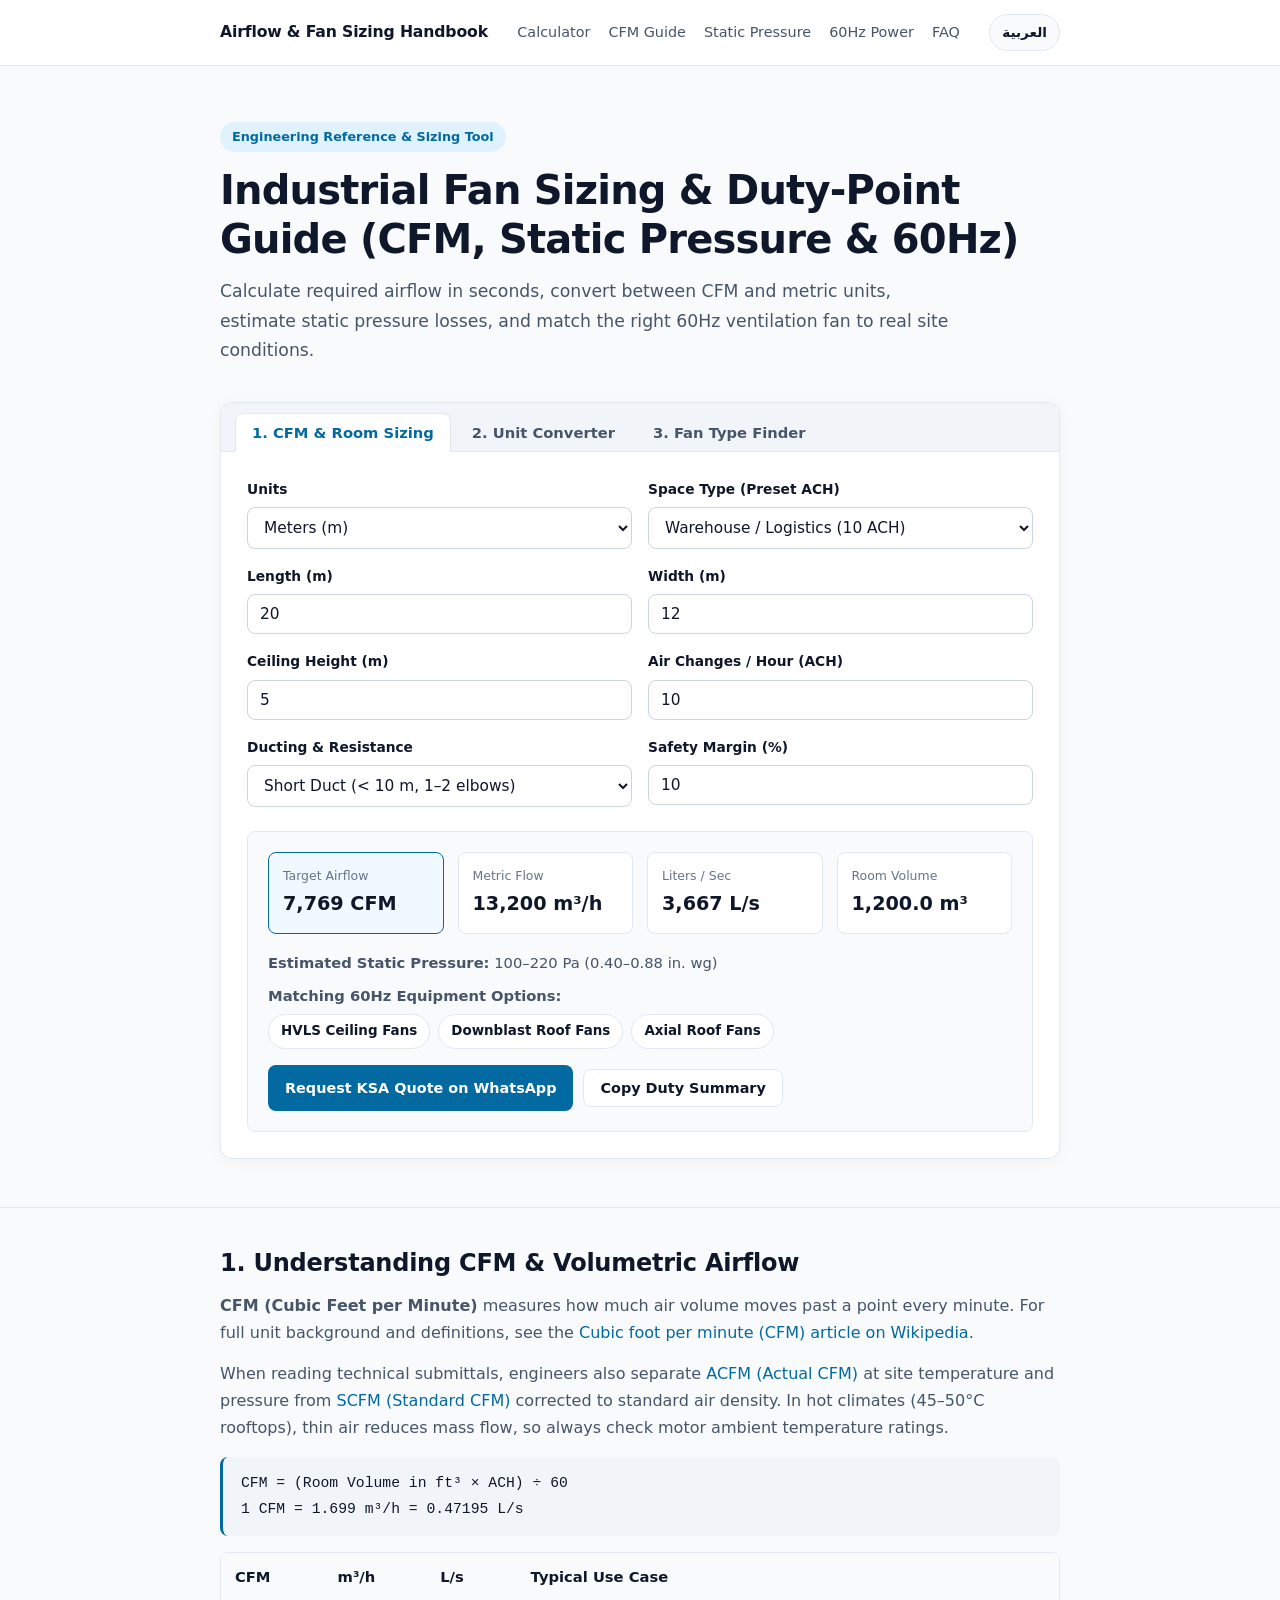
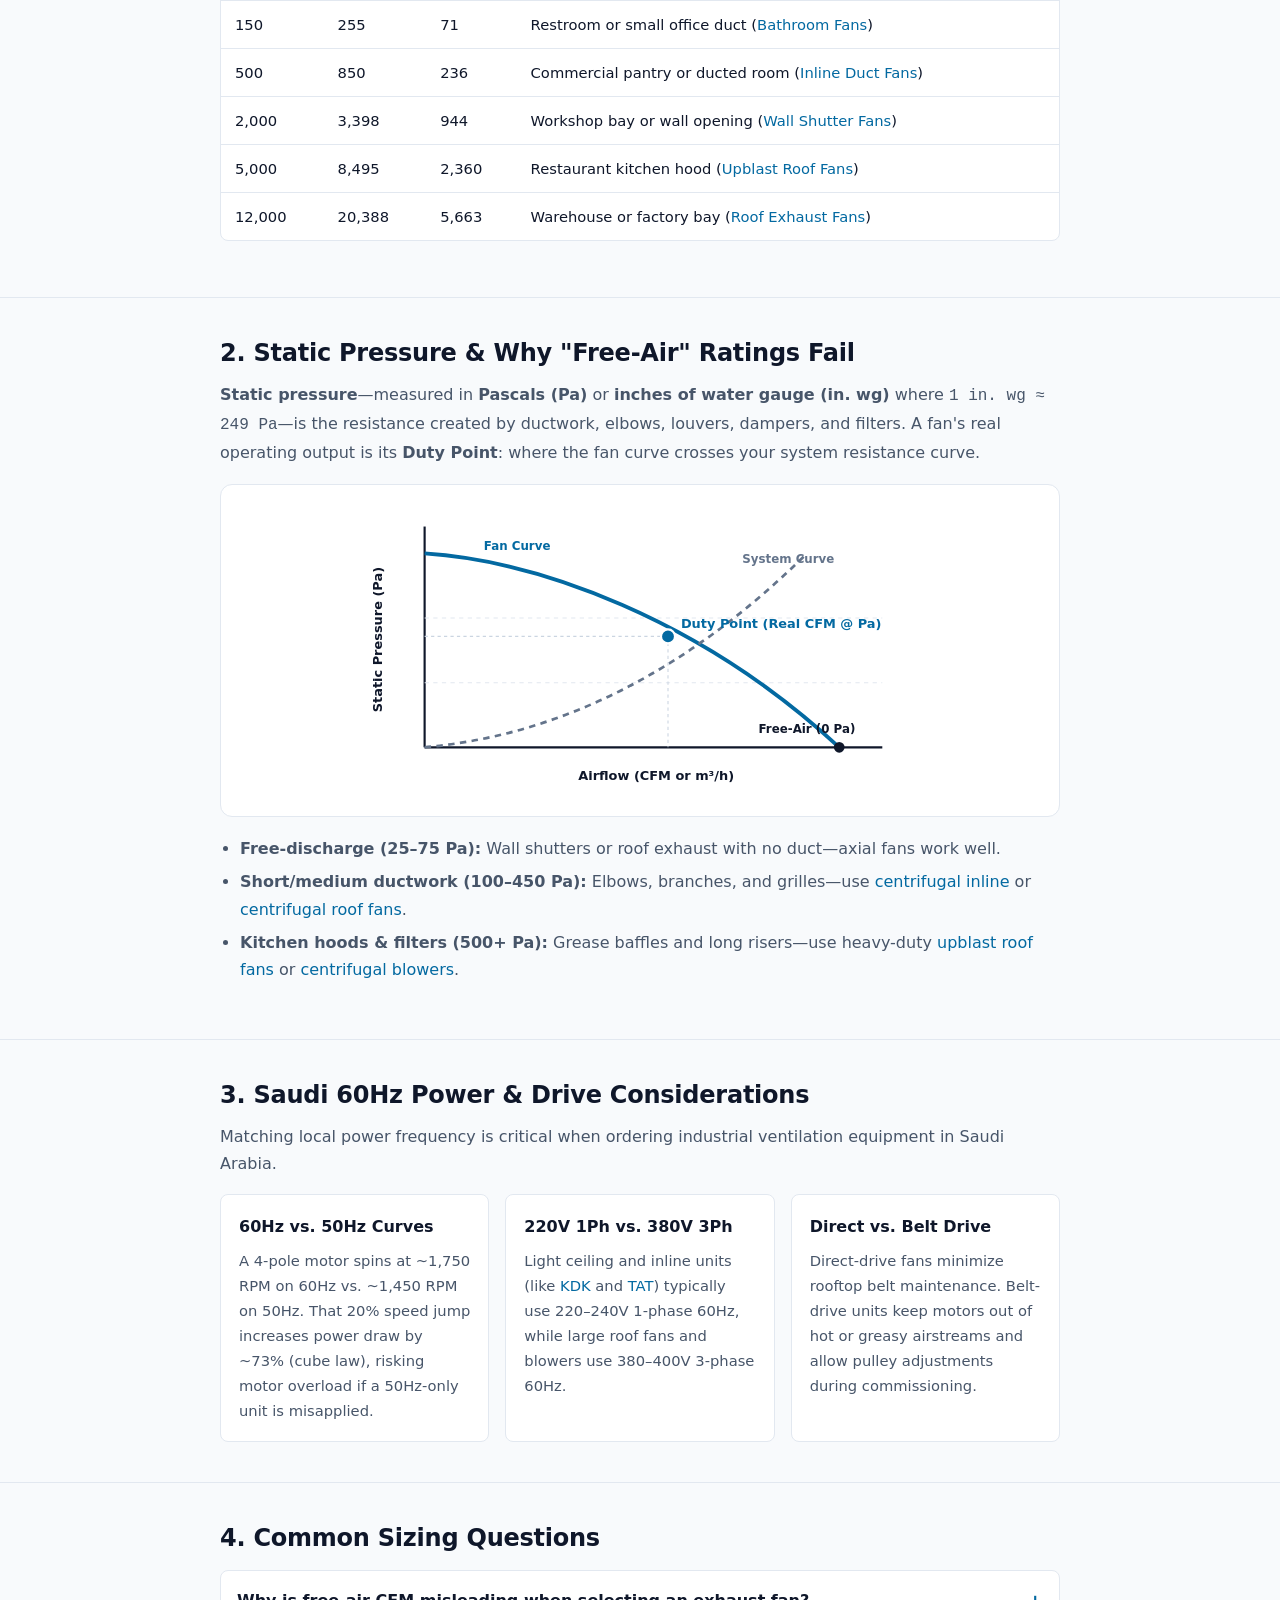
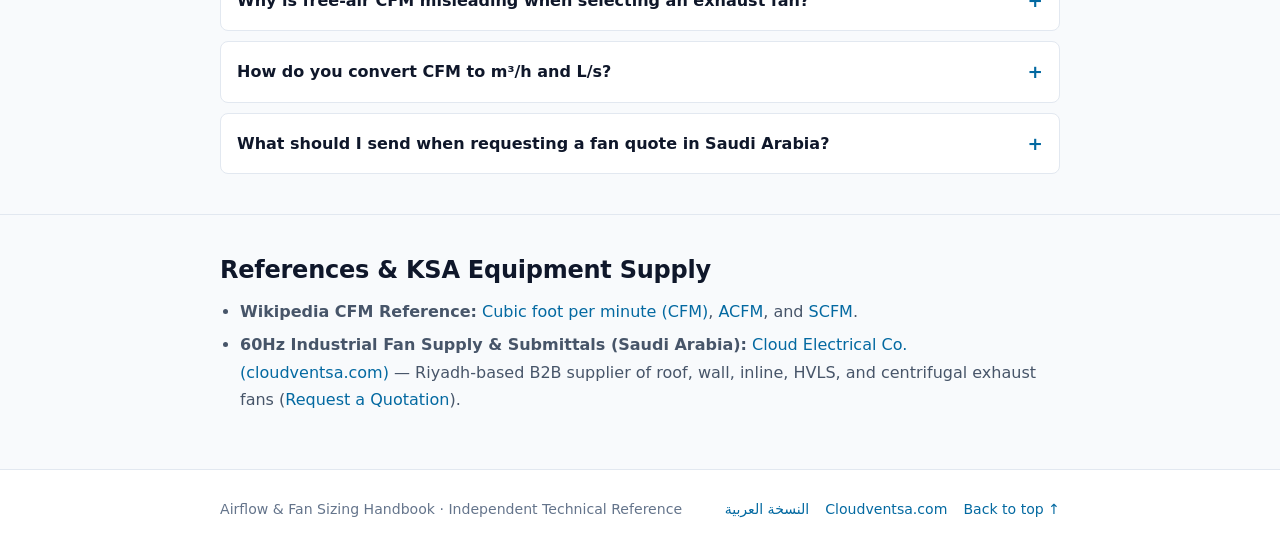
<file: index.html>
<!DOCTYPE html>
<html lang="en" dir="ltr">
<head>
  <meta charset="UTF-8">
  <meta name="viewport" content="width=device-width, initial-scale=1.0">
  <title>Industrial Fan Sizing &amp; Duty-Point Guide (CFM, Static Pressure &amp; 60Hz)</title>
  <meta name="description" content="Simple, practical CFM calculator, unit converter, and engineering guide for sizing 60Hz industrial exhaust fans by airflow and static pressure in Saudi Arabia.">
  <meta name="robots" content="index, follow">
  <meta name="google-site-verification" content="ZxyLsAgwk4iGFgnKkW-Rjhd35ODZ3bqwvv4IWLb3bSQ" />

  <link rel="canonical" href="https://syednajafabbas.github.io/industrial-fan-sizing-guide/">
  <link rel="alternate" hreflang="en" href="https://syednajafabbas.github.io/industrial-fan-sizing-guide/">
  <link rel="alternate" hreflang="ar" href="https://syednajafabbas.github.io/industrial-fan-sizing-guide/ar/">
  <link rel="alternate" hreflang="x-default" href="https://syednajafabbas.github.io/industrial-fan-sizing-guide/">

  <meta property="og:type" content="article">
  <meta property="og:title" content="Industrial Fan Sizing &amp; Duty-Point Guide (CFM, Static Pressure &amp; 60Hz)">
  <meta property="og:description" content="Calculate CFM, convert m³/h and L/s, estimate static pressure, and match 60Hz industrial fans to real site conditions.">
  <meta property="og:url" content="https://syednajafabbas.github.io/industrial-fan-sizing-guide/">
  <meta name="twitter:card" content="summary">

  <link rel="stylesheet" href="./assets/styles.css">

  <script type="application/ld+json">
  {
    "@context": "https://schema.org",
    "@graph": [
      {
        "@type": "TechArticle",
        "headline": "Industrial Fan Sizing & Duty-Point Guide (CFM, Static Pressure & 60Hz)",
        "description": "Engineering guide and interactive calculator for sizing industrial exhaust fans by airflow (CFM, m³/h, L/s), static pressure (Pa, in. wg), and 60Hz electrical supply.",
        "inLanguage": "en",
        "url": "https://syednajafabbas.github.io/industrial-fan-sizing-guide/",
        "citation": [
          "https://en.wikipedia.org/wiki/Cubic_foot",
          "https://en.wikipedia.org/wiki/Actual_cubic_feet_per_minute",
          "https://en.wikipedia.org/wiki/Standard_cubic_feet_per_minute"
        ],
        "mentions": {
          "@type": "Organization",
          "name": "Cloud Electrical Co.",
          "url": "https://www.cloudventsa.com/"
        }
      },
      {
        "@type": "FAQPage",
        "mainEntity": [
          {
            "@type": "Question",
            "name": "Why is free-air CFM misleading when selecting an exhaust fan?",
            "acceptedAnswer": {
              "@type": "Answer",
              "text": "Free-air CFM is measured at zero static pressure (0 Pa) without ducts, dampers, or filters. Real duct resistance lowers airflow, so you should always verify CFM at your project's static pressure."
            }
          },
          {
            "@type": "Question",
            "name": "How do you convert CFM to m³/h and L/s?",
            "acceptedAnswer": {
              "@type": "Answer",
              "text": "Multiply CFM by 1.699 to get m³/h, or multiply CFM by 0.47195 to get L/s. Divide m³/h by 1.699 to get CFM."
            }
          },
          {
            "@type": "Question",
            "name": "Why does 60Hz electrical frequency matter in Saudi Arabia?",
            "acceptedAnswer": {
              "@type": "Answer",
              "text": "Saudi grids run at 60Hz (220-240V 1-phase or 380-400V 3-phase). A 50Hz-only fan run at 60Hz spins ~20% faster and draws significantly more power, which can overload the motor."
            }
          }
        ]
      }
    ]
  }
  </script>
</head>
<body id="top">

  <header class="topbar">
    <div class="container topbar__inner">
      <a class="site-title" href="./">Airflow &amp; Fan Sizing Handbook</a>
      <nav class="topbar__nav" aria-label="Sections">
        <a href="#tools">Calculator</a>
        <a href="#cfm">CFM Guide</a>
        <a href="#pressure">Static Pressure</a>
        <a href="#power">60Hz Power</a>
        <a href="#faq">FAQ</a>
      </nav>
      <a class="lang-pill" href="./ar/" hreflang="ar" lang="ar">العربية</a>
    </div>
  </header>

  <main>
    <!-- Simple, Uncrowded Hero -->
    <section class="hero">
      <div class="container">
        <span class="hero__eyebrow">Engineering Reference &amp; Sizing Tool</span>
        <h1>Industrial Fan Sizing &amp; Duty-Point Guide (CFM, Static Pressure &amp; 60Hz)</h1>
        <p>
          Calculate required airflow in seconds, convert between CFM and metric units, estimate static pressure losses, and match the right 60Hz ventilation fan to real site conditions.
        </p>
      </div>
    </section>

    <!-- Single Tabbed Interactive Workspace -->
    <section class="tool-section" id="tools">
      <div class="container">
        <div class="tool-card">
          <div class="tabs" role="tablist" aria-label="Fan Sizing Tools">
            <button id="tab-sizing" class="tab-btn" role="tab" aria-selected="true" aria-controls="panel-sizing">1. CFM &amp; Room Sizing</button>
            <button id="tab-convert" class="tab-btn" role="tab" aria-selected="false" aria-controls="panel-convert">2. Unit Converter</button>
            <button id="tab-finder" class="tab-btn" role="tab" aria-selected="false" aria-controls="panel-finder">3. Fan Type Finder</button>
          </div>

          <!-- Panel 1: CFM & ACH Sizing -->
          <div id="panel-sizing" class="tab-panel" role="tabpanel" aria-labelledby="tab-sizing">
            <div class="form-grid">
              <div class="field">
                <label for="unitSystem">Units</label>
                <select id="unitSystem" class="input">
                  <option value="m" selected>Meters (m)</option>
                  <option value="ft">Feet (ft)</option>
                </select>
              </div>
              <div class="field">
                <label for="appPreset">Space Type (Preset ACH)</label>
                <select id="appPreset" class="input">
                  <option value="warehouse" selected>Warehouse / Logistics (10 ACH)</option>
                  <option value="factory">Factory / Heat Workshop (18 ACH)</option>
                  <option value="kitchen">Commercial Kitchen (30 ACH)</option>
                  <option value="washroom">Commercial Washroom (12 ACH)</option>
                  <option value="office">Office / Retail (6 ACH)</option>
                  <option value="electrical">Electrical / Mechanical Room (20 ACH)</option>
                  <option value="poultry">Poultry / Greenhouse (40 ACH)</option>
                </select>
              </div>
              <div class="field">
                <label for="roomLength">Length <span data-dim-unit>(m)</span></label>
                <input id="roomLength" type="number" class="input tabular" value="20" min="0.5" step="0.5">
              </div>
              <div class="field">
                <label for="roomWidth">Width <span data-dim-unit>(m)</span></label>
                <input id="roomWidth" type="number" class="input tabular" value="12" min="0.5" step="0.5">
              </div>
              <div class="field">
                <label for="roomHeight">Ceiling Height <span data-dim-unit>(m)</span></label>
                <input id="roomHeight" type="number" class="input tabular" value="5" min="1" step="0.5">
              </div>
              <div class="field">
                <label for="customAch">Air Changes / Hour (ACH)</label>
                <input id="customAch" type="number" class="input tabular" value="10" min="1" max="120" step="1">
              </div>
              <div class="field">
                <label for="ductType">Ducting &amp; Resistance</label>
                <select id="ductType" class="input">
                  <option value="free">Direct Wall / Roof (No Duct)</option>
                  <option value="short" selected>Short Duct (&lt; 10 m, 1–2 elbows)</option>
                  <option value="medium">Medium Duct Network + Dampers</option>
                  <option value="high">High Static (Kitchen Hood / Filters)</option>
                </select>
              </div>
              <div class="field">
                <label for="safetyMargin">Safety Margin (%)</label>
                <input id="safetyMargin" type="number" class="input tabular" value="10" min="0" max="50" step="5">
              </div>
            </div>

            <div class="result-strip" aria-live="polite">
              <div class="result-metrics">
                <div class="metric metric--primary">
                  <span class="metric__label">Target Airflow</span>
                  <span id="outCfm" class="metric__value tabular">—</span>
                </div>
                <div class="metric">
                  <span class="metric__label">Metric Flow</span>
                  <span id="outM3h" class="metric__value tabular">—</span>
                </div>
                <div class="metric">
                  <span class="metric__label">Liters / Sec</span>
                  <span id="outLs" class="metric__value tabular">—</span>
                </div>
                <div class="metric">
                  <span class="metric__label">Room Volume</span>
                  <span id="outVolume" class="metric__value tabular">—</span>
                </div>
              </div>

              <div class="result-meta">
                <div><strong>Estimated Static Pressure:</strong> <span id="outPressure" class="tabular">—</span></div>
                <div>
                  <strong>Matching 60Hz Equipment Options:</strong>
                  <div id="recLinks" class="chip-row"></div>
                </div>
              </div>

              <div class="tool-actions">
                <a id="waQuoteBtn" class="btn btn--primary" href="https://wa.me/966562598137" target="_blank" rel="noopener">Request KSA Quote on WhatsApp</a>
                <button id="copySpecBtn" type="button" class="btn btn--ghost">Copy Duty Summary</button>
                <span id="copyFeedback" class="copy-note" role="status"></span>
              </div>
            </div>
          </div>

          <!-- Panel 2: Quick Unit Converter -->
          <div id="panel-convert" class="tab-panel" role="tabpanel" aria-labelledby="tab-convert" hidden>
            <p style="margin-top:0; color:var(--ink-muted);">Type a value into any field to convert airflow or static pressure immediately.</p>
            <h3 style="margin-top:12px;">Airflow Conversion</h3>
            <div class="form-grid--3">
              <div class="field">
                <label for="convCfm">CFM (ft³/min)</label>
                <input id="convCfm" type="number" class="input tabular" value="1000" step="any">
              </div>
              <div class="field">
                <label for="convM3h">Cubic Meters / Hour (m³/h)</label>
                <input id="convM3h" type="number" class="input tabular" value="1699.0" step="any">
              </div>
              <div class="field">
                <label for="convLs">Liters / Second (L/s)</label>
                <input id="convLs" type="number" class="input tabular" value="471.9" step="any">
              </div>
            </div>

            <h3 style="margin-top:24px;">Static Pressure Conversion</h3>
            <div class="form-grid">
              <div class="field">
                <label for="convPa">Pascals (Pa)</label>
                <input id="convPa" type="number" class="input tabular" value="250" step="any">
              </div>
              <div class="field">
                <label for="convInwg">Inches Water Gauge (in. wg)</label>
                <input id="convInwg" type="number" class="input tabular" value="1.00" step="any">
              </div>
            </div>
          </div>

          <!-- Panel 3: Fan Type Finder -->
          <div id="panel-finder" class="tab-panel" role="tabpanel" aria-labelledby="tab-finder" hidden>
            <div class="form-grid">
              <div class="field field--full">
                <label for="selMount">Mounting Location</label>
                <select id="selMount" class="input">
                  <option value="roof" selected>Rooftop Curb</option>
                  <option value="wall">Exterior Wall Opening</option>
                  <option value="inline">Inside Ductwork</option>
                  <option value="ceiling">Ceiling Grid / High-Bay Overhead</option>
                  <option value="industrial">Floor / High-Static Process Duct</option>
                  <option value="portable">Mobile / Confined Space</option>
                </select>
              </div>
              <div class="field">
                <label for="selEnv">Airstream &amp; Resistance</label>
                <select id="selEnv" class="input">
                  <option value="general" selected>Clean / General Exhaust</option>
                  <option value="highstatic">Ducted / High Static Pressure</option>
                  <option value="grease">Commercial Kitchen Grease</option>
                  <option value="dust">Warehouse Heat / Dust / Poultry</option>
                  <option value="smoke">High-Temp / Smoke Extraction</option>
                </select>
              </div>
              <div class="field">
                <label for="selPower">Power Supply (KSA 60Hz)</label>
                <select id="selPower" class="input">
                  <option value="3ph" selected>380–400V, 3-Phase, 60Hz</option>
                  <option value="1ph">220–240V, 1-Phase, 60Hz</option>
                </select>
              </div>
            </div>

            <div class="result-strip" aria-live="polite">
              <strong id="selTitle" style="display:block; font-size:1.05rem; margin-bottom:6px;">—</strong>
              <p id="selDesc" style="margin:0 0 14px; color:var(--ink-muted);">—</p>
              <a id="selLink" class="btn btn--primary" href="https://www.cloudventsa.com/roof-fan" target="_blank" rel="noopener">View Suitable Models &rarr;</a>
            </div>
          </div>
        </div>
      </div>
    </section>

    <!-- Section 1: CFM & Wikipedia Reference -->
    <section class="guide-section" id="cfm">
      <div class="container">
        <h2>1. Understanding CFM &amp; Volumetric Airflow</h2>
        <p>
          <strong>CFM (Cubic Feet per Minute)</strong> measures how much air volume moves past a point every minute. For full unit background and definitions, see the
          <a href="https://en.wikipedia.org/wiki/Cubic_foot" target="_blank" rel="noopener noreferrer">Cubic foot per minute (CFM) article on Wikipedia</a>.
        </p>
        <p>
          When reading technical submittals, engineers also separate
          <a href="https://en.wikipedia.org/wiki/Actual_cubic_feet_per_minute" target="_blank" rel="noopener noreferrer">ACFM (Actual CFM)</a>
          at site temperature and pressure from
          <a href="https://en.wikipedia.org/wiki/Standard_cubic_feet_per_minute" target="_blank" rel="noopener noreferrer">SCFM (Standard CFM)</a>
          corrected to standard air density. In hot climates (45–50&deg;C rooftops), thin air reduces mass flow, so always check motor ambient temperature ratings.
        </p>

        <div class="formula-box">
          CFM = (Room Volume in ft&sup3; &times; ACH) &divide; 60<br>
          1 CFM = 1.699 m&sup3;/h = 0.47195 L/s
        </div>

        <div class="table-card">
          <table>
            <thead>
              <tr>
                <th>CFM</th>
                <th>m&sup3;/h</th>
                <th>L/s</th>
                <th>Typical Use Case</th>
              </tr>
            </thead>
            <tbody class="tabular">
              <tr>
                <td>150</td>
                <td>255</td>
                <td>71</td>
                <td>Restroom or small office duct (<a href="https://www.cloudventsa.com/bathroom-exhaust-fan" target="_blank" rel="noopener">Bathroom Fans</a>)</td>
              </tr>
              <tr>
                <td>500</td>
                <td>850</td>
                <td>236</td>
                <td>Commercial pantry or ducted room (<a href="https://www.cloudventsa.com/inline-fan" target="_blank" rel="noopener">Inline Duct Fans</a>)</td>
              </tr>
              <tr>
                <td>2,000</td>
                <td>3,398</td>
                <td>944</td>
                <td>Workshop bay or wall opening (<a href="https://www.cloudventsa.com/wall-mounted-fan" target="_blank" rel="noopener">Wall Shutter Fans</a>)</td>
              </tr>
              <tr>
                <td>5,000</td>
                <td>8,495</td>
                <td>2,360</td>
                <td>Restaurant kitchen hood (<a href="https://www.cloudventsa.com/roof-fan/upblast-roof-fan" target="_blank" rel="noopener">Upblast Roof Fans</a>)</td>
              </tr>
              <tr>
                <td>12,000</td>
                <td>20,388</td>
                <td>5,663</td>
                <td>Warehouse or factory bay (<a href="https://www.cloudventsa.com/roof-fan/downblast-roof-fan" target="_blank" rel="noopener">Roof Exhaust Fans</a>)</td>
              </tr>
            </tbody>
          </table>
        </div>
      </div>
    </section>

    <!-- Section 2: Static Pressure -->
    <section class="guide-section" id="pressure">
      <div class="container">
        <h2>2. Static Pressure &amp; Why "Free-Air" Ratings Fail</h2>
        <p>
          <strong>Static pressure</strong>—measured in <strong>Pascals (Pa)</strong> or <strong>inches of water gauge (in. wg)</strong> where <code>1 in. wg &approx; 249 Pa</code>—is the resistance created by ductwork, elbows, louvers, dampers, and filters. A fan's real operating output is its <strong>Duty Point</strong>: where the fan curve crosses your system resistance curve.
        </p>

        <div class="diagram-card">
          <svg viewBox="0 0 520 270" role="img" aria-label="Fan Performance Curve crossing System Resistance Curve at the Duty Point" style="width:100%; max-width:560px; height:auto; display:block; margin-inline:auto;">
            <rect x="0" y="0" width="520" height="270" fill="#ffffff"/>
            <line x1="60" y1="225" x2="485" y2="225" stroke="#0f172a" stroke-width="2"/>
            <line x1="60" y1="20" x2="60" y2="225" stroke="#0f172a" stroke-width="2"/>
            <line x1="60" y1="165" x2="485" y2="165" stroke="#e2e8f0" stroke-dasharray="4 4"/>
            <line x1="60" y1="105" x2="485" y2="105" stroke="#e2e8f0" stroke-dasharray="4 4"/>
            <path d="M 60 45 C 165 52, 315 105, 445 225" fill="none" stroke="#0369a1" stroke-width="3.5"/>
            <path d="M 60 225 Q 250 208, 415 45" fill="none" stroke="#64748b" stroke-width="2.5" stroke-dasharray="6 5"/>
            <line x1="286" y1="122" x2="286" y2="225" stroke="#cbd5e1" stroke-dasharray="3 3"/>
            <line x1="60" y1="122" x2="286" y2="122" stroke="#cbd5e1" stroke-dasharray="3 3"/>
            <circle cx="286" cy="122" r="6.5" fill="#0369a1" stroke="#ffffff" stroke-width="2"/>
            <circle cx="445" cy="225" r="5" fill="#0f172a"/>
            <text x="275" y="255" text-anchor="middle" font-size="12" fill="#0f172a" font-weight="600">Airflow (CFM or m&sup3;/h)</text>
            <text x="20" y="125" text-anchor="middle" font-size="12" fill="#0f172a" font-weight="600" transform="rotate(-90 20 125)">Static Pressure (Pa)</text>
            <text x="298" y="114" font-size="12" fill="#0369a1" font-weight="700">Duty Point (Real CFM @ Pa)</text>
            <text x="415" y="212" text-anchor="middle" font-size="11" fill="#0f172a" font-weight="600">Free-Air (0 Pa)</text>
            <text x="115" y="42" font-size="11" fill="#0369a1" font-weight="600">Fan Curve</text>
            <text x="355" y="54" font-size="11" fill="#64748b" font-weight="600">System Curve</text>
          </svg>
        </div>

        <ul>
          <li><strong>Free-discharge (25–75 Pa):</strong> Wall shutters or roof exhaust with no duct—axial fans work well.</li>
          <li><strong>Short/medium ductwork (100–450 Pa):</strong> Elbows, branches, and grilles—use <a href="https://www.cloudventsa.com/inline-fan" target="_blank" rel="noopener">centrifugal inline</a> or <a href="https://www.cloudventsa.com/roof-fan/centrifugal-roof-fan" target="_blank" rel="noopener">centrifugal roof fans</a>.</li>
          <li><strong>Kitchen hoods &amp; filters (500+ Pa):</strong> Grease baffles and long risers—use heavy-duty <a href="https://www.cloudventsa.com/roof-fan/upblast-roof-fan" target="_blank" rel="noopener">upblast roof fans</a> or <a href="https://www.cloudventsa.com/centrifugal-blower" target="_blank" rel="noopener">centrifugal blowers</a>.</li>
        </ul>
      </div>
    </section>

    <!-- Section 3: 60Hz Saudi Power -->
    <section class="guide-section" id="power">
      <div class="container">
        <h2>3. Saudi 60Hz Power &amp; Drive Considerations</h2>
        <p>Matching local power frequency is critical when ordering industrial ventilation equipment in Saudi Arabia.</p>

        <div class="clean-cards">
          <div class="mini-card">
            <h3>60Hz vs. 50Hz Curves</h3>
            <p>A 4-pole motor spins at ~1,750 RPM on 60Hz vs. ~1,450 RPM on 50Hz. That 20% speed jump increases power draw by ~73% (cube law), risking motor overload if a 50Hz-only unit is misapplied.</p>
          </div>
          <div class="mini-card">
            <h3>220V 1Ph vs. 380V 3Ph</h3>
            <p>Light ceiling and inline units (like <a href="https://www.cloudventsa.com/kdk-exhaust-fan" target="_blank" rel="noopener">KDK</a> and <a href="https://www.cloudventsa.com/tat-exhaust-fan" target="_blank" rel="noopener">TAT</a>) typically use 220–240V 1-phase 60Hz, while large roof fans and blowers use 380–400V 3-phase 60Hz.</p>
          </div>
          <div class="mini-card">
            <h3>Direct vs. Belt Drive</h3>
            <p>Direct-drive fans minimize rooftop belt maintenance. Belt-drive units keep motors out of hot or greasy airstreams and allow pulley adjustments during commissioning.</p>
          </div>
        </div>
      </div>
    </section>

    <!-- Section 4: Collapsed FAQ -->
    <section class="guide-section" id="faq">
      <div class="container">
        <h2>4. Common Sizing Questions</h2>
        <div class="faq-stack">
          <details class="faq">
            <summary>Why is free-air CFM misleading when selecting an exhaust fan?</summary>
            <p>Free-air CFM is measured at 0 Pa with no ducts, grilles, or filters attached. Real system resistance drops delivered airflow, so always verify CFM at your project's static pressure.</p>
          </details>
          <details class="faq">
            <summary>How do you convert CFM to m&sup3;/h and L/s?</summary>
            <p>Multiply CFM by <code>1.699</code> for m&sup3;/h, or by <code>0.47195</code> for L/s. Divide m&sup3;/h by <code>1.699</code> to convert back to CFM.</p>
          </details>
          <details class="faq">
            <summary>What should I send when requesting a fan quote in Saudi Arabia?</summary>
            <p>Share required CFM (or m&sup3;/h), static pressure (Pa or in. wg), mounting type, duct/opening dimensions, application (general air, kitchen grease, warehouse heat), voltage/phase (60Hz), and delivery city.</p>
          </details>
        </div>
      </div>
    </section>

    <!-- References -->
    <section class="guide-section" id="references">
      <div class="container">
        <h2>References &amp; KSA Equipment Supply</h2>
        <ul>
          <li><strong>Wikipedia CFM Reference:</strong> <a href="https://en.wikipedia.org/wiki/Cubic_foot" target="_blank" rel="noopener noreferrer">Cubic foot per minute (CFM)</a>, <a href="https://en.wikipedia.org/wiki/Actual_cubic_feet_per_minute" target="_blank" rel="noopener noreferrer">ACFM</a>, and <a href="https://en.wikipedia.org/wiki/Standard_cubic_feet_per_minute" target="_blank" rel="noopener noreferrer">SCFM</a>.</li>
          <li><strong>60Hz Industrial Fan Supply &amp; Submittals (Saudi Arabia):</strong> <a href="https://www.cloudventsa.com/" target="_blank" rel="noopener">Cloud Electrical Co. (cloudventsa.com)</a> — Riyadh-based B2B supplier of roof, wall, inline, HVLS, and centrifugal exhaust fans (<a href="https://www.cloudventsa.com/contact" target="_blank" rel="noopener">Request a Quotation</a>).</li>
        </ul>
      </div>
    </section>
  </main>

  <footer class="footer">
    <div class="container footer__inner">
      <span>Airflow &amp; Fan Sizing Handbook &middot; Independent Technical Reference</span>
      <div class="footer__links">
        <a href="./ar/" lang="ar">النسخة العربية</a>
        <a href="https://www.cloudventsa.com/" target="_blank" rel="noopener">Cloudventsa.com</a>
        <a href="#top">Back to top &uarr;</a>
      </div>
    </div>
  </footer>

  <script src="./assets/calculator.js"></script>
</body>
</html>
</file>
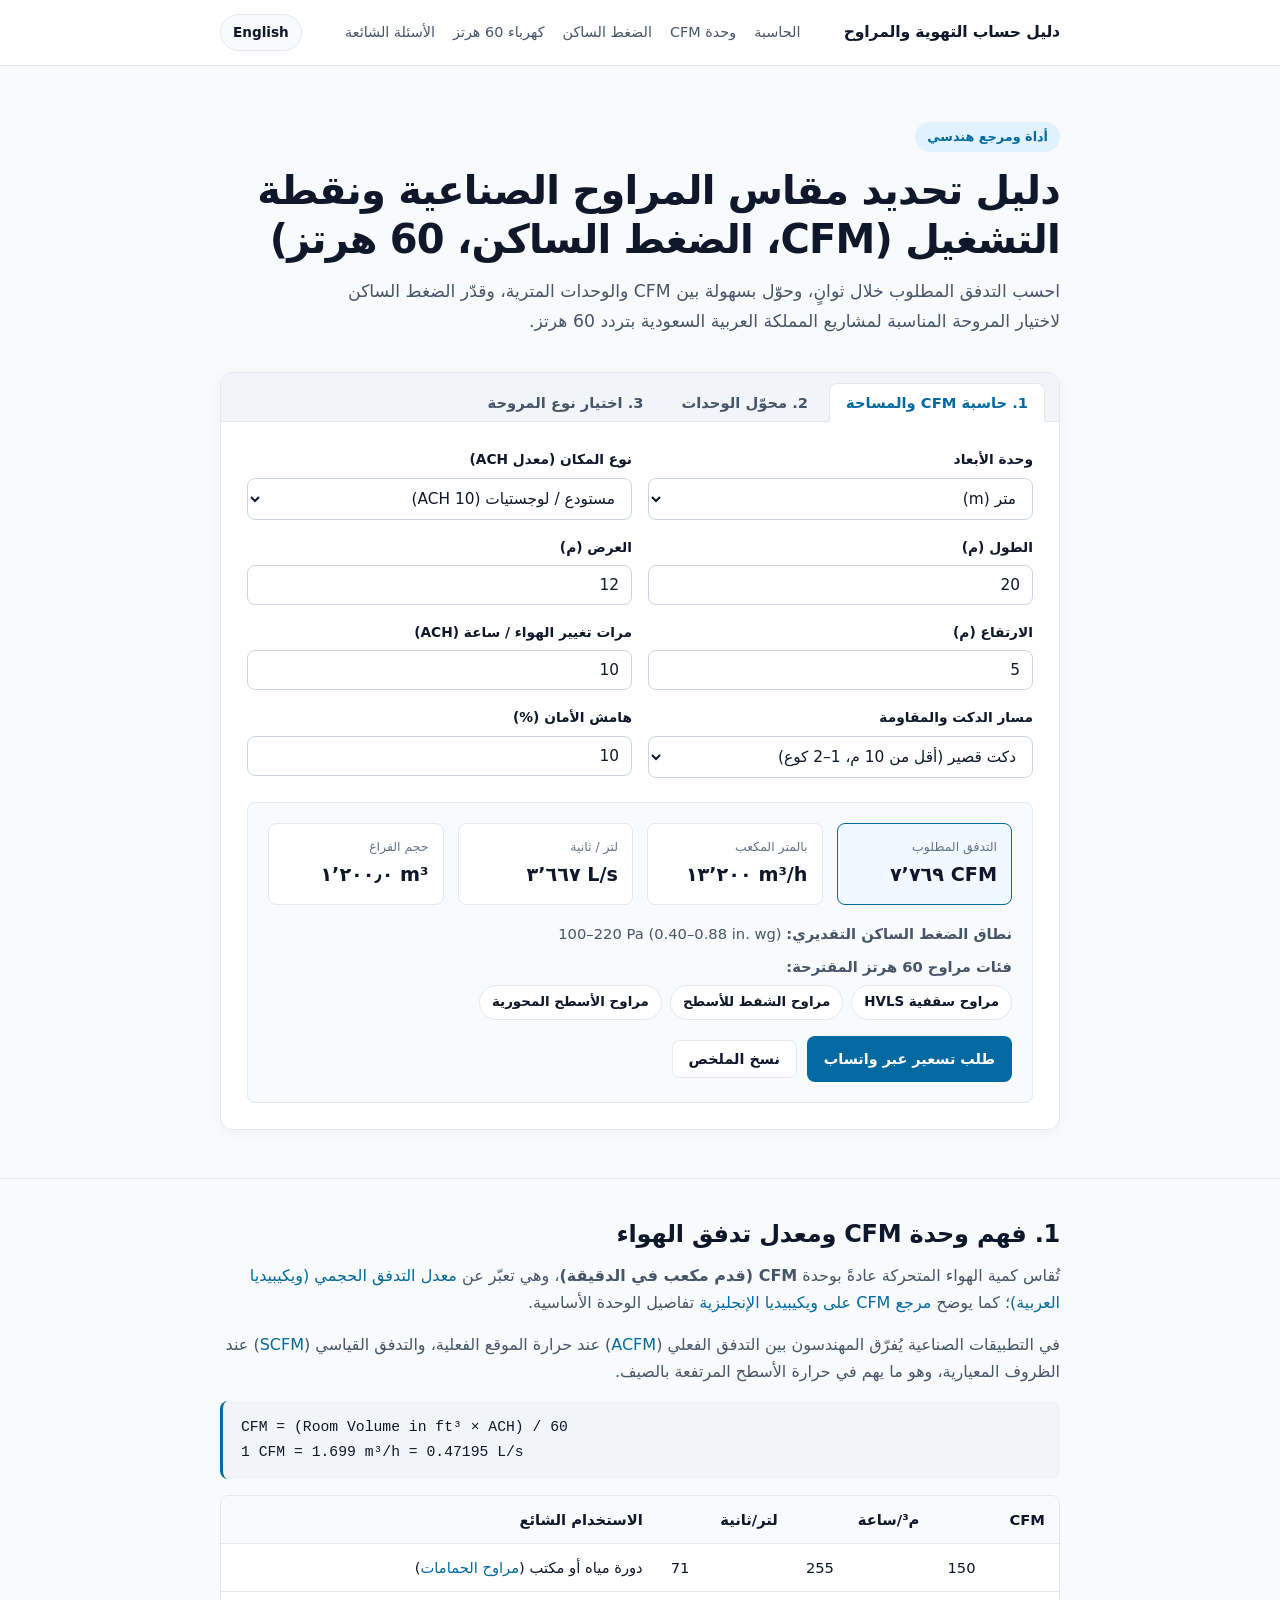
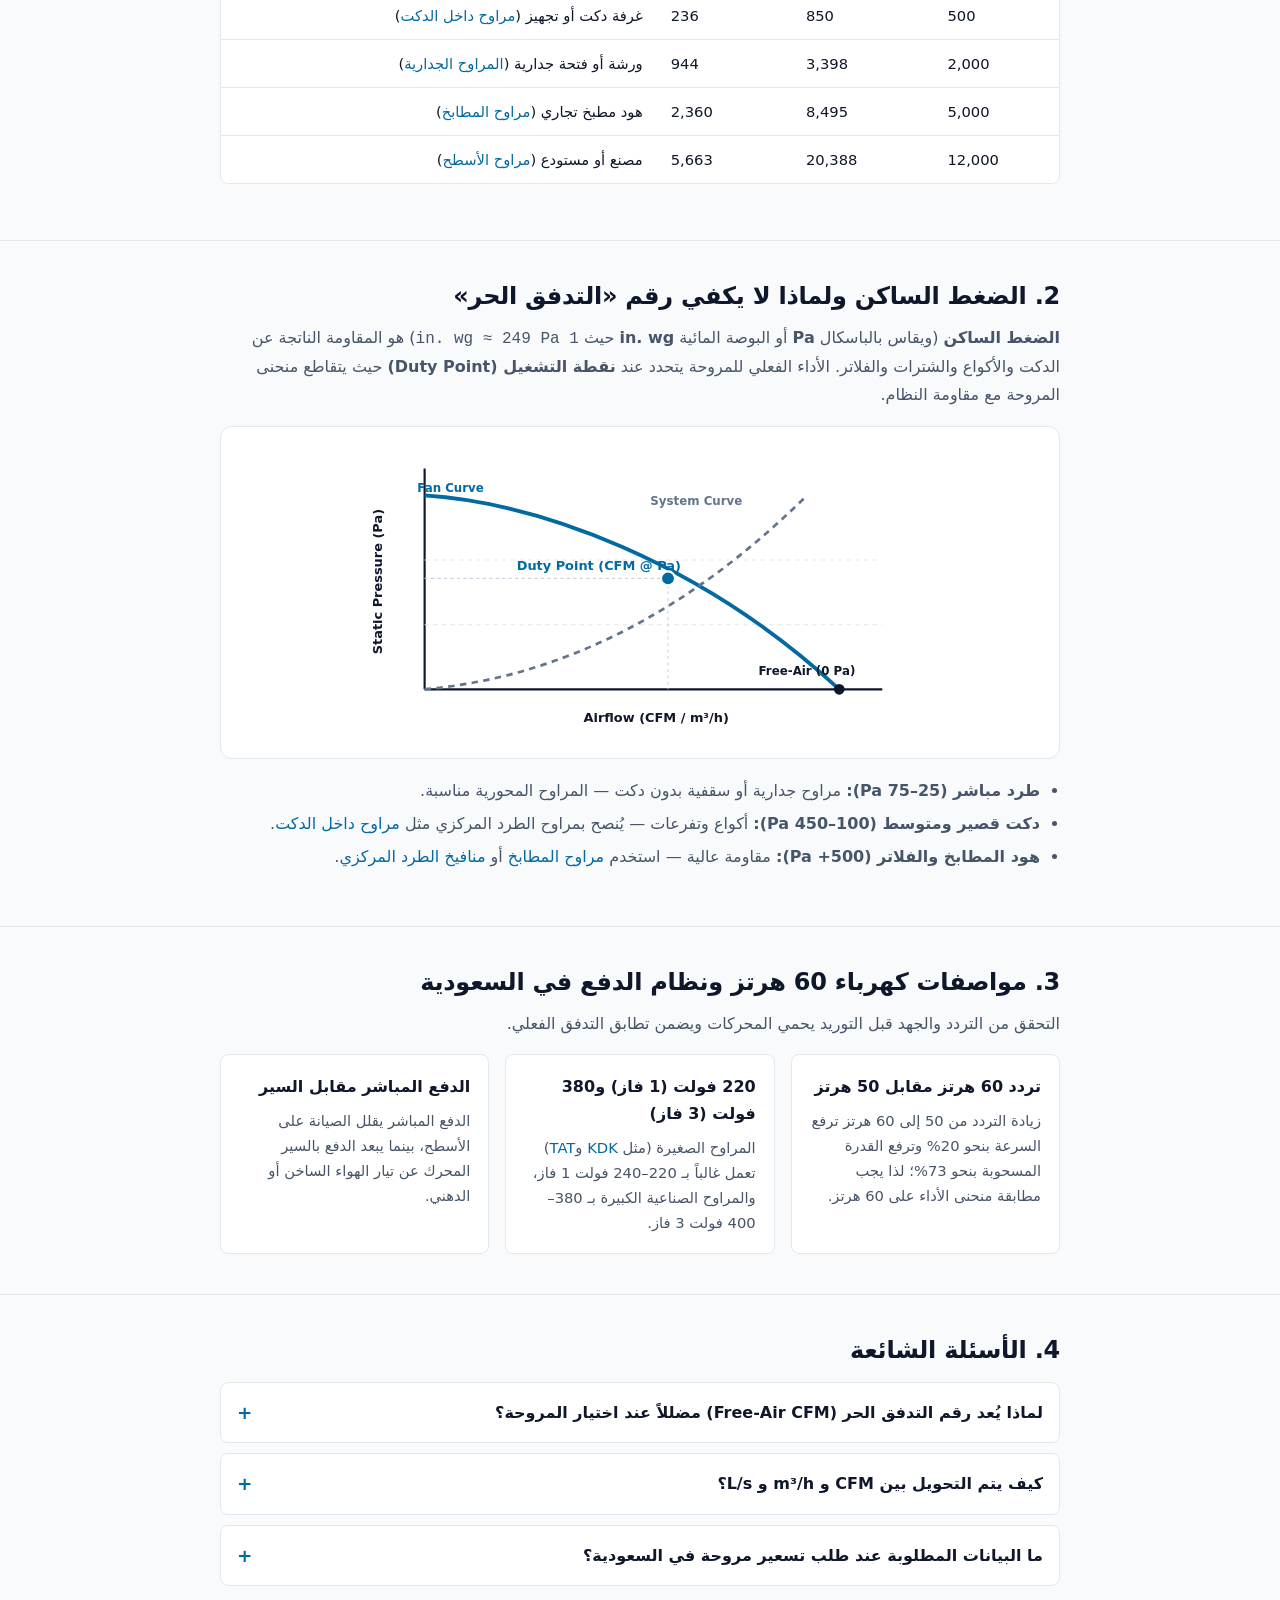
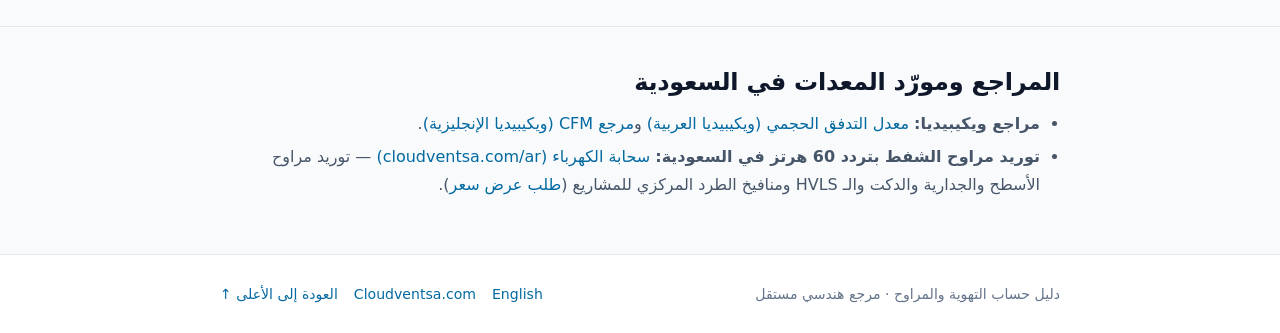
<file: ar/index.html>
<!DOCTYPE html>
<html lang="ar" dir="rtl">
<head>
  <meta charset="UTF-8">
  <meta name="viewport" content="width=device-width, initial-scale=1.0">
  <title>دليل تحديد مقاس المراوح الصناعية ونقطة التشغيل (CFM، الضغط الساكن، 60 هرتز)</title>
  <meta name="description" content="حاسبة تفاعلية بسيطة ودليل هندسي لحساب CFM وتحويل الوحدات وتقدير الضغط الساكن واختيار مراوح التهوية الصناعية بتردد 60 هرتز في السعودية.">
  <meta name="robots" content="index, follow">
  <meta name="google-site-verification" content="ZxyLsAgwk4iGFgnKkW-Rjhd35ODZ3bqwvv4IWLb3bSQ" />

  <link rel="canonical" href="https://syednajafabbas.github.io/industrial-fan-sizing-guide/ar/">
  <link rel="alternate" hreflang="ar" href="https://syednajafabbas.github.io/industrial-fan-sizing-guide/ar/">
  <link rel="alternate" hreflang="en" href="https://syednajafabbas.github.io/industrial-fan-sizing-guide/">
  <link rel="alternate" hreflang="x-default" href="https://syednajafabbas.github.io/industrial-fan-sizing-guide/">

  <meta property="og:type" content="article">
  <meta property="og:title" content="دليل تحديد مقاس المراوح الصناعية ونقطة التشغيل (CFM، الضغط الساكن، 60 هرتز)">
  <meta property="og:description" content="حاسبة CFM ومحوّل وحدات ودليل مبسط لاختيار مراوح الشفط الصناعية في السعودية.">
  <meta property="og:url" content="https://syednajafabbas.github.io/industrial-fan-sizing-guide/ar/">
  <meta name="twitter:card" content="summary">

  <link rel="stylesheet" href="../assets/styles.css">

  <script type="application/ld+json">
  {
    "@context": "https://schema.org",
    "@graph": [
      {
        "@type": "TechArticle",
        "headline": "دليل تحديد مقاس المراوح الصناعية ونقطة التشغيل (CFM، الضغط الساكن، 60 هرتز)",
        "description": "دليل هندسي وحاسبة تفاعلية لحساب التدفق والضغط الساكن واختيار مراوح التهوية الصناعية بتردد 60 هرتز في السعودية.",
        "inLanguage": "ar",
        "url": "https://syednajafabbas.github.io/industrial-fan-sizing-guide/ar/",
        "citation": [
          "https://ar.wikipedia.org/wiki/%D9%85%D8%B9%D8%AF%D9%84_%D8%A7%D9%84%D8%AA%D8%AF%D9%81%D9%82_%D8%A7%D9%84%D8%AD%D8%AC%D9%85%D9%8A",
          "https://en.wikipedia.org/wiki/Cubic_foot"
        ],
        "mentions": {
          "@type": "Organization",
          "name": "سحابة الكهرباء",
          "url": "https://www.cloudventsa.com/ar"
        }
      },
      {
        "@type": "FAQPage",
        "mainEntity": [
          {
            "@type": "Question",
            "name": "لماذا يُعد رقم التدفق الحر (Free-Air CFM) مضللاً عند اختيار مروحة الشفط؟",
            "acceptedAnswer": {
              "@type": "Answer",
              "text": "التدفق الحر يُقاس عند ضغط ساكن صفر بدون مجاري هواء أو فلاتر. في الواقع العملي تقل كمية الهواء بسبب مقاومة الدكت، لذا يجب التحقق من التدفق عند الضغط الساكن للمشروع."
            }
          },
          {
            "@type": "Question",
            "name": "كيف يتم تحويل CFM إلى م³/ساعة ولتر في الثانية؟",
            "acceptedAnswer": {
              "@type": "Answer",
              "text": "اضرب قيمة CFM في 1.699 للحصول على م³/ساعة، أو في 0.47195 للحصول على لتر/ثانية."
            }
          },
          {
            "@type": "Question",
            "name": "لماذا يؤثر تردد 60 هرتز في السعودية على أداء المروحة؟",
            "acceptedAnswer": {
              "@type": "Answer",
              "text": "تعمل الكهرباء في السعودية بتردد 60 هرتز. تشغيل مروحة مخصصة لـ 50 هرتز فقط على 60 هرتز يرفع السرعة بنحو 20% ويزيد سحب القدرة بشكل قد يتلف المحرك."
            }
          }
        ]
      }
    ]
  }
  </script>
</head>
<body id="top">

  <header class="topbar">
    <div class="container topbar__inner">
      <a class="site-title" href="./">دليل حساب التهوية والمراوح</a>
      <nav class="topbar__nav" aria-label="الأقسام">
        <a href="#tools">الحاسبة</a>
        <a href="#cfm">وحدة CFM</a>
        <a href="#pressure">الضغط الساكن</a>
        <a href="#power">كهرباء 60 هرتز</a>
        <a href="#faq">الأسئلة الشائعة</a>
      </nav>
      <a class="lang-pill" href="../" hreflang="en" lang="en">English</a>
    </div>
  </header>

  <main>
    <!-- Hero -->
    <section class="hero">
      <div class="container">
        <span class="hero__eyebrow">أداة ومرجع هندسي</span>
        <h1>دليل تحديد مقاس المراوح الصناعية ونقطة التشغيل (CFM، الضغط الساكن، 60 هرتز)</h1>
        <p>
          احسب التدفق المطلوب خلال ثوانٍ، وحوّل بسهولة بين CFM والوحدات المترية، وقدّر الضغط الساكن لاختيار المروحة المناسبة لمشاريع المملكة العربية السعودية بتردد 60 هرتز.
        </p>
      </div>
    </section>

    <!-- Single Tabbed Interactive Workspace -->
    <section class="tool-section" id="tools">
      <div class="container">
        <div class="tool-card">
          <div class="tabs" role="tablist" aria-label="أدوات حساب المراوح">
            <button id="tab-sizing" class="tab-btn" role="tab" aria-selected="true" aria-controls="panel-sizing">1. حاسبة CFM والمساحة</button>
            <button id="tab-convert" class="tab-btn" role="tab" aria-selected="false" aria-controls="panel-convert">2. محوّل الوحدات</button>
            <button id="tab-finder" class="tab-btn" role="tab" aria-selected="false" aria-controls="panel-finder">3. اختيار نوع المروحة</button>
          </div>

          <!-- Panel 1 -->
          <div id="panel-sizing" class="tab-panel" role="tabpanel" aria-labelledby="tab-sizing">
            <div class="form-grid">
              <div class="field">
                <label for="unitSystem">وحدة الأبعاد</label>
                <select id="unitSystem" class="input">
                  <option value="m" selected>متر (m)</option>
                  <option value="ft">قدم (ft)</option>
                </select>
              </div>
              <div class="field">
                <label for="appPreset">نوع المكان (معدل ACH)</label>
                <select id="appPreset" class="input">
                  <option value="warehouse" selected>مستودع / لوجستيات (10 ACH)</option>
                  <option value="factory">مصنع / ورشة عمل (18 ACH)</option>
                  <option value="kitchen">مطبخ تجاري (30 ACH)</option>
                  <option value="washroom">دورات مياه تجارية (12 ACH)</option>
                  <option value="office">مكتب / معرض (6 ACH)</option>
                  <option value="electrical">غرفة كهرباء / ميكانيكا (20 ACH)</option>
                  <option value="poultry">مزارع دواجن / بيوت محمية (40 ACH)</option>
                </select>
              </div>
              <div class="field">
                <label for="roomLength">الطول <span data-dim-unit>(م)</span></label>
                <input id="roomLength" type="number" class="input tabular" value="20" min="0.5" step="0.5">
              </div>
              <div class="field">
                <label for="roomWidth">العرض <span data-dim-unit>(م)</span></label>
                <input id="roomWidth" type="number" class="input tabular" value="12" min="0.5" step="0.5">
              </div>
              <div class="field">
                <label for="roomHeight">الارتفاع <span data-dim-unit>(م)</span></label>
                <input id="roomHeight" type="number" class="input tabular" value="5" min="1" step="0.5">
              </div>
              <div class="field">
                <label for="customAch">مرات تغيير الهواء / ساعة (ACH)</label>
                <input id="customAch" type="number" class="input tabular" value="10" min="1" max="120" step="1">
              </div>
              <div class="field">
                <label for="ductType">مسار الدكت والمقاومة</label>
                <select id="ductType" class="input">
                  <option value="free">طرد مباشر بدون دكت (جداري / سقفي)</option>
                  <option value="short" selected>دكت قصير (أقل من 10 م، 1–2 كوع)</option>
                  <option value="medium">شبكة دكت متوسطة + مخمدات</option>
                  <option value="high">ضغط ساكن عالٍ (هود مطبخ / فلاتر)</option>
                </select>
              </div>
              <div class="field">
                <label for="safetyMargin">هامش الأمان (%)</label>
                <input id="safetyMargin" type="number" class="input tabular" value="10" min="0" max="50" step="5">
              </div>
            </div>

            <div class="result-strip" aria-live="polite">
              <div class="result-metrics">
                <div class="metric metric--primary">
                  <span class="metric__label">التدفق المطلوب</span>
                  <span id="outCfm" class="metric__value tabular" dir="ltr">—</span>
                </div>
                <div class="metric">
                  <span class="metric__label">بالمتر المكعب</span>
                  <span id="outM3h" class="metric__value tabular" dir="ltr">—</span>
                </div>
                <div class="metric">
                  <span class="metric__label">لتر / ثانية</span>
                  <span id="outLs" class="metric__value tabular" dir="ltr">—</span>
                </div>
                <div class="metric">
                  <span class="metric__label">حجم الفراغ</span>
                  <span id="outVolume" class="metric__value tabular" dir="ltr">—</span>
                </div>
              </div>

              <div class="result-meta">
                <div><strong>نطاق الضغط الساكن التقديري:</strong> <span id="outPressure" class="tabular" dir="ltr">—</span></div>
                <div>
                  <strong>فئات مراوح 60 هرتز المقترحة:</strong>
                  <div id="recLinks" class="chip-row"></div>
                </div>
              </div>

              <div class="tool-actions">
                <a id="waQuoteBtn" class="btn btn--primary" href="https://wa.me/966562598137" target="_blank" rel="noopener">طلب تسعير عبر واتساب</a>
                <button id="copySpecBtn" type="button" class="btn btn--ghost">نسخ الملخص</button>
                <span id="copyFeedback" class="copy-note" role="status"></span>
              </div>
            </div>
          </div>

          <!-- Panel 2 -->
          <div id="panel-convert" class="tab-panel" role="tabpanel" aria-labelledby="tab-convert" hidden>
            <p style="margin-top:0; color:var(--ink-muted);">اكتب القيمة في أي خانة للتحويل الفوري لوحدات التدفق أو الضغط الساكن.</p>
            <h3 style="margin-top:12px;">تحويل معدل التدفق</h3>
            <div class="form-grid--3">
              <div class="field">
                <label for="convCfm">CFM (قدم³/دقيقة)</label>
                <input id="convCfm" type="number" class="input tabular" dir="ltr" value="1000" step="any">
              </div>
              <div class="field">
                <label for="convM3h">متر مكعب / ساعة (m³/h)</label>
                <input id="convM3h" type="number" class="input tabular" dir="ltr" value="1699.0" step="any">
              </div>
              <div class="field">
                <label for="convLs">لتر / ثانية (L/s)</label>
                <input id="convLs" type="number" class="input tabular" dir="ltr" value="471.9" step="any">
              </div>
            </div>

            <h3 style="margin-top:24px;">تحويل الضغط الساكن</h3>
            <div class="form-grid">
              <div class="field">
                <label for="convPa">باسكال (Pa)</label>
                <input id="convPa" type="number" class="input tabular" dir="ltr" value="250" step="any">
              </div>
              <div class="field">
                <label for="convInwg">بوصة عمود ماء (in. wg)</label>
                <input id="convInwg" type="number" class="input tabular" dir="ltr" value="1.00" step="any">
              </div>
            </div>
          </div>

          <!-- Panel 3 -->
          <div id="panel-finder" class="tab-panel" role="tabpanel" aria-labelledby="tab-finder" hidden>
            <div class="form-grid">
              <div class="field field--full">
                <label for="selMount">مكان التركيب</label>
                <select id="selMount" class="input">
                  <option value="roof" selected>على السطح</option>
                  <option value="wall">فتحة جدارية خارجية</option>
                  <option value="inline">داخل مجرى الهواء (الدكت)</option>
                  <option value="ceiling">سقف مستعار / أسقف مستودعات عالية</option>
                  <option value="industrial">أرضي / دكت صناعي بضغط عالٍ</option>
                  <option value="portable">متنقل / أماكن مغلقة</option>
                </select>
              </div>
              <div class="field">
                <label for="selEnv">طبيعة الهواء والمقاومة</label>
                <select id="selEnv" class="input">
                  <option value="general" selected>هواء عام / تهوية قياسية</option>
                  <option value="highstatic">دكت طويل / ضغط ساكن عالٍ</option>
                  <option value="grease">زيوت وأبخرة مطابخ</option>
                  <option value="dust">حرارة مستودعات / غبار / مزارع</option>
                  <option value="smoke">حرارة عالية / سحب دخان</option>
                </select>
              </div>
              <div class="field">
                <label for="selPower">مصدر الكهرباء (60 هرتز)</label>
                <select id="selPower" class="input">
                  <option value="3ph" selected>380–400 فولت، 3 فاز، 60 هرتز</option>
                  <option value="1ph">220–240 فولت، 1 فاز، 60 هرتز</option>
                </select>
              </div>
            </div>

            <div class="result-strip" aria-live="polite">
              <strong id="selTitle" style="display:block; font-size:1.05rem; margin-bottom:6px;">—</strong>
              <p id="selDesc" style="margin:0 0 14px; color:var(--ink-muted);">—</p>
              <a id="selLink" class="btn btn--primary" href="https://www.cloudventsa.com/ar/roof-fan" target="_blank" rel="noopener">عرض الموديلات المناسبة &larr;</a>
            </div>
          </div>
        </div>
      </div>
    </section>

    <!-- Section 1 -->
    <section class="guide-section" id="cfm">
      <div class="container">
        <h2>1. فهم وحدة CFM ومعدل تدفق الهواء</h2>
        <p>
          تُقاس كمية الهواء المتحركة عادةً بوحدة <strong>CFM (قدم مكعب في الدقيقة)</strong>، وهي تعبّر عن <a href="https://ar.wikipedia.org/wiki/%D9%85%D8%B9%D8%AF%D9%84_%D8%A7%D9%84%D8%AA%D8%AF%D9%81%D9%82_%D8%A7%D9%84%D8%AD%D8%AC%D9%85%D9%8A" target="_blank" rel="noopener noreferrer">معدل التدفق الحجمي (ويكيبيديا العربية)</a>؛ كما يوضح <a href="https://en.wikipedia.org/wiki/Cubic_foot" target="_blank" rel="noopener noreferrer">مرجع CFM على ويكيبيديا الإنجليزية</a> تفاصيل الوحدة الأساسية.
        </p>
        <p>
          في التطبيقات الصناعية يُفرّق المهندسون بين التدفق الفعلي (<a href="https://en.wikipedia.org/wiki/Actual_cubic_feet_per_minute" target="_blank" rel="noopener noreferrer">ACFM</a>) عند حرارة الموقع الفعلية، والتدفق القياسي (<a href="https://en.wikipedia.org/wiki/Standard_cubic_feet_per_minute" target="_blank" rel="noopener noreferrer">SCFM</a>) عند الظروف المعيارية، وهو ما يهم في حرارة الأسطح المرتفعة بالصيف.
        </p>

        <div class="formula-box" dir="ltr">
          CFM = (Room Volume in ft³ × ACH) / 60<br>
          1 CFM = 1.699 m³/h = 0.47195 L/s
        </div>

        <div class="table-card">
          <table>
            <thead>
              <tr>
                <th>CFM</th>
                <th>م³/ساعة</th>
                <th>لتر/ثانية</th>
                <th>الاستخدام الشائع</th>
              </tr>
            </thead>
            <tbody class="tabular">
              <tr>
                <td dir="ltr">150</td>
                <td dir="ltr">255</td>
                <td dir="ltr">71</td>
                <td>دورة مياه أو مكتب (<a href="https://www.cloudventsa.com/ar/bathroom-exhaust-fan" target="_blank" rel="noopener">مراوح الحمامات</a>)</td>
              </tr>
              <tr>
                <td dir="ltr">500</td>
                <td dir="ltr">850</td>
                <td dir="ltr">236</td>
                <td>غرفة دكت أو تجهيز (<a href="https://www.cloudventsa.com/ar/inline-fan" target="_blank" rel="noopener">مراوح داخل الدكت</a>)</td>
              </tr>
              <tr>
                <td dir="ltr">2,000</td>
                <td dir="ltr">3,398</td>
                <td dir="ltr">944</td>
                <td>ورشة أو فتحة جدارية (<a href="https://www.cloudventsa.com/ar/wall-mounted-fan" target="_blank" rel="noopener">المراوح الجدارية</a>)</td>
              </tr>
              <tr>
                <td dir="ltr">5,000</td>
                <td dir="ltr">8,495</td>
                <td dir="ltr">2,360</td>
                <td>هود مطبخ تجاري (<a href="https://www.cloudventsa.com/ar/kitchen-exhaust-fan" target="_blank" rel="noopener">مراوح المطابخ</a>)</td>
              </tr>
              <tr>
                <td dir="ltr">12,000</td>
                <td dir="ltr">20,388</td>
                <td dir="ltr">5,663</td>
                <td>مصنع أو مستودع (<a href="https://www.cloudventsa.com/ar/roof-fan" target="_blank" rel="noopener">مراوح الأسطح</a>)</td>
              </tr>
            </tbody>
          </table>
        </div>
      </div>
    </section>

    <!-- Section 2 -->
    <section class="guide-section" id="pressure">
      <div class="container">
        <h2>2. الضغط الساكن ولماذا لا يكفي رقم «التدفق الحر»</h2>
        <p>
          <strong>الضغط الساكن</strong> (ويقاس بالباسكال <strong>Pa</strong> أو البوصة المائية <strong>in. wg</strong> حيث <code>1 in. wg &approx; 249 Pa</code>) هو المقاومة الناتجة عن الدكت والأكواع والشترات والفلاتر. الأداء الفعلي للمروحة يتحدد عند <strong>نقطة التشغيل (Duty Point)</strong> حيث يتقاطع منحنى المروحة مع مقاومة النظام.
        </p>

        <div class="diagram-card">
          <svg viewBox="0 0 520 270" role="img" aria-label="رسم توضيحي لنقطة التشغيل بين منحنى المروحة ومنحنى مقاومة النظام" style="width:100%; max-width:560px; height:auto; display:block; margin-inline:auto;" dir="ltr">
            <rect x="0" y="0" width="520" height="270" fill="#ffffff"/>
            <line x1="60" y1="225" x2="485" y2="225" stroke="#0f172a" stroke-width="2"/>
            <line x1="60" y1="20" x2="60" y2="225" stroke="#0f172a" stroke-width="2"/>
            <line x1="60" y1="165" x2="485" y2="165" stroke="#e2e8f0" stroke-dasharray="4 4"/>
            <line x1="60" y1="105" x2="485" y2="105" stroke="#e2e8f0" stroke-dasharray="4 4"/>
            <path d="M 60 45 C 165 52, 315 105, 445 225" fill="none" stroke="#0369a1" stroke-width="3.5"/>
            <path d="M 60 225 Q 250 208, 415 45" fill="none" stroke="#64748b" stroke-width="2.5" stroke-dasharray="6 5"/>
            <line x1="286" y1="122" x2="286" y2="225" stroke="#cbd5e1" stroke-dasharray="3 3"/>
            <line x1="60" y1="122" x2="286" y2="122" stroke="#cbd5e1" stroke-dasharray="3 3"/>
            <circle cx="286" cy="122" r="6.5" fill="#0369a1" stroke="#ffffff" stroke-width="2"/>
            <circle cx="445" cy="225" r="5" fill="#0f172a"/>
            <text x="275" y="255" text-anchor="middle" font-size="12" fill="#0f172a" font-weight="600">Airflow (CFM / m³/h)</text>
            <text x="20" y="125" text-anchor="middle" font-size="12" fill="#0f172a" font-weight="600" transform="rotate(-90 20 125)">Static Pressure (Pa)</text>
            <text x="298" y="114" font-size="12" fill="#0369a1" font-weight="700">Duty Point (CFM @ Pa)</text>
            <text x="415" y="212" text-anchor="middle" font-size="11" fill="#0f172a" font-weight="600">Free-Air (0 Pa)</text>
            <text x="115" y="42" font-size="11" fill="#0369a1" font-weight="600">Fan Curve</text>
            <text x="355" y="54" font-size="11" fill="#64748b" font-weight="600">System Curve</text>
          </svg>
        </div>

        <ul>
          <li><strong>طرد مباشر (25–75 Pa):</strong> مراوح جدارية أو سقفية بدون دكت — المراوح المحورية مناسبة.</li>
          <li><strong>دكت قصير ومتوسط (100–450 Pa):</strong> أكواع وتفرعات — يُنصح بمراوح الطرد المركزي مثل <a href="https://www.cloudventsa.com/ar/inline-fan" target="_blank" rel="noopener">مراوح داخل الدكت</a>.</li>
          <li><strong>هود المطابخ والفلاتر (500+ Pa):</strong> مقاومة عالية — استخدم <a href="https://www.cloudventsa.com/ar/kitchen-exhaust-fan" target="_blank" rel="noopener">مراوح المطابخ</a> أو <a href="https://www.cloudventsa.com/ar/centrifugal-blower" target="_blank" rel="noopener">منافيخ الطرد المركزي</a>.</li>
        </ul>
      </div>
    </section>

    <!-- Section 3 -->
    <section class="guide-section" id="power">
      <div class="container">
        <h2>3. مواصفات كهرباء 60 هرتز ونظام الدفع في السعودية</h2>
        <p>التحقق من التردد والجهد قبل التوريد يحمي المحركات ويضمن تطابق التدفق الفعلي.</p>

        <div class="clean-cards">
          <div class="mini-card">
            <h3>تردد 60 هرتز مقابل 50 هرتز</h3>
            <p>زيادة التردد من 50 إلى 60 هرتز ترفع السرعة بنحو 20% وترفع القدرة المسحوبة بنحو 73%؛ لذا يجب مطابقة منحنى الأداء على 60 هرتز.</p>
          </div>
          <div class="mini-card">
            <h3>220 فولت (1 فاز) و380 فولت (3 فاز)</h3>
            <p>المراوح الصغيرة (مثل <a href="https://www.cloudventsa.com/ar/kdk-exhaust-fan" target="_blank" rel="noopener">KDK</a> و<a href="https://www.cloudventsa.com/ar/tat-exhaust-fan" target="_blank" rel="noopener">TAT</a>) تعمل غالباً بـ 220–240 فولت 1 فاز، والمراوح الصناعية الكبيرة بـ 380–400 فولت 3 فاز.</p>
          </div>
          <div class="mini-card">
            <h3>الدفع المباشر مقابل السير</h3>
            <p>الدفع المباشر يقلل الصيانة على الأسطح، بينما يبعد الدفع بالسير المحرك عن تيار الهواء الساخن أو الدهني.</p>
          </div>
        </div>
      </div>
    </section>

    <!-- Section 4 -->
    <section class="guide-section" id="faq">
      <div class="container">
        <h2>4. الأسئلة الشائعة</h2>
        <div class="faq-stack">
          <details class="faq">
            <summary>لماذا يُعد رقم التدفق الحر (Free-Air CFM) مضللاً عند اختيار المروحة؟</summary>
            <p>يُقاس التدفق الحر عند ضغط ساكن صفر بدون مجاري هواء أو فلاتر، بينما تقلل مقاومة الدكت الفعلية كمية الهواء الخارجة.</p>
          </details>
          <details class="faq">
            <summary>كيف يتم التحويل بين CFM و m³/h و L/s؟</summary>
            <p>اضرب CFM في <code dir="ltr">1.699</code> للحصول على m³/h، أو في <code dir="ltr">0.47195</code> للحصول على L/s.</p>
          </details>
          <details class="faq">
            <summary>ما البيانات المطلوبة عند طلب تسعير مروحة في السعودية؟</summary>
            <p>أرسل التدفق (CFM أو m³/h)، الضغط الساكن (Pa أو in. wg)، نوع التركيب، مقاس الفتحة أو الدكت، الجهد (60 هرتز)، ومدينة التسليم.</p>
          </details>
        </div>
      </div>
    </section>

    <!-- References -->
    <section class="guide-section" id="references">
      <div class="container">
        <h2>المراجع ومورّد المعدات في السعودية</h2>
        <ul>
          <li><strong>مراجع ويكيبيديا:</strong> <a href="https://ar.wikipedia.org/wiki/%D9%85%D8%B9%D8%AF%D9%84_%D8%A7%D9%84%D8%AA%D8%AF%D9%81%D9%82_%D8%A7%D9%84%D8%AD%D8%AC%D9%85%D9%8A" target="_blank" rel="noopener noreferrer">معدل التدفق الحجمي (ويكيبيديا العربية)</a> و<a href="https://en.wikipedia.org/wiki/Cubic_foot" target="_blank" rel="noopener noreferrer">مرجع CFM (ويكيبيديا الإنجليزية)</a>.</li>
          <li><strong>توريد مراوح الشفط بتردد 60 هرتز في السعودية:</strong> <a href="https://www.cloudventsa.com/ar" target="_blank" rel="noopener">سحابة الكهرباء (cloudventsa.com/ar)</a> — توريد مراوح الأسطح والجدارية والدكت والـ HVLS ومنافيخ الطرد المركزي للمشاريع (<a href="https://www.cloudventsa.com/ar/contact" target="_blank" rel="noopener">طلب عرض سعر</a>).</li>
        </ul>
      </div>
    </section>
  </main>

  <footer class="footer">
    <div class="container footer__inner">
      <span>دليل حساب التهوية والمراوح &middot; مرجع هندسي مستقل</span>
      <div class="footer__links">
        <a href="../" lang="en">English</a>
        <a href="https://www.cloudventsa.com/ar" target="_blank" rel="noopener">Cloudventsa.com</a>
        <a href="#top">العودة إلى الأعلى &uarr;</a>
      </div>
    </div>
  </footer>

  <script src="../assets/calculator.js"></script>
</body>
</html>
</file>
<file: assets/styles.css>
:root {
  --accent: #0369a1;
  --accent-hover: #075985;
  --accent-soft: #e0f2fe;
  --ink: #0f172a;
  --ink-muted: #475569;
  --ink-subtle: #64748b;
  --bg: #f8fafc;
  --surface: #ffffff;
  --border: #e2e8f0;
  --radius: 12px;
  --radius-sm: 8px;
  --shadow: 0 2px 14px rgba(15, 23, 42, 0.04);
  --container-width: 880px;
}

*,
*::before,
*::after {
  box-sizing: border-box;
}

html {
  scroll-behavior: smooth;
  font-size: 16px;
}

body {
  margin: 0;
  font-family: system-ui, -apple-system, "Segoe UI", Roboto, "Noto Sans Arabic", "Cairo", Tahoma, Arial, sans-serif;
  background: var(--bg);
  color: var(--ink);
  line-height: 1.7;
  -webkit-font-smoothing: antialiased;
}

a {
  color: var(--accent);
  text-decoration: none;
}

a:hover {
  text-decoration: underline;
}

.tabular {
  font-variant-numeric: tabular-nums;
}

.container {
  width: 100%;
  max-width: var(--container-width);
  margin-inline: auto;
  padding-inline: 20px;
}

/* Minimalist Top Bar */
.topbar {
  background: var(--surface);
  border-bottom: 1px solid var(--border);
  position: sticky;
  top: 0;
  z-index: 30;
}

.topbar__inner {
  display: flex;
  align-items: center;
  justify-content: space-between;
  gap: 16px;
  padding-block: 14px;
}

.site-title {
  font-size: 0.98rem;
  font-weight: 700;
  color: var(--ink);
  letter-spacing: -0.01em;
}

.site-title:hover {
  text-decoration: none;
  color: var(--accent);
}

.topbar__nav {
  display: flex;
  align-items: center;
  gap: 18px;
  font-size: 0.9rem;
}

.topbar__nav a {
  color: var(--ink-muted);
  font-weight: 500;
}

.topbar__nav a:hover {
  color: var(--ink);
  text-decoration: none;
}

.lang-pill {
  display: inline-flex;
  align-items: center;
  padding: 6px 12px;
  border-radius: 999px;
  border: 1px solid var(--border);
  background: var(--bg);
  color: var(--ink);
  font-size: 0.85rem;
  font-weight: 600;
}

.lang-pill:hover {
  border-color: var(--accent);
  color: var(--accent);
  text-decoration: none;
}

/* Clean, Airy Hero */
.hero {
  padding-block: 56px 36px;
}

.hero__eyebrow {
  display: inline-block;
  font-size: 0.8rem;
  font-weight: 600;
  color: var(--accent);
  background: var(--accent-soft);
  padding: 4px 12px;
  border-radius: 999px;
  margin-bottom: 14px;
}

.hero h1 {
  margin: 0 0 14px;
  font-size: clamp(1.8rem, 3.4vw, 2.5rem);
  line-height: 1.22;
  letter-spacing: -0.02em;
  color: var(--ink);
}

.hero p {
  margin: 0;
  font-size: 1.08rem;
  color: var(--ink-muted);
  max-width: 68ch;
}

/* Main Interactive Tool Card with Tabs */
.tool-section {
  padding-bottom: 48px;
}

.tool-card {
  background: var(--surface);
  border: 1px solid var(--border);
  border-radius: var(--radius);
  box-shadow: var(--shadow);
  overflow: hidden;
}

.tabs {
  display: flex;
  flex-wrap: wrap;
  gap: 4px;
  padding: 10px 14px 0;
  background: #f1f5f9;
  border-bottom: 1px solid var(--border);
}

.tab-btn {
  appearance: none;
  border: 1px solid transparent;
  border-bottom: none;
  background: transparent;
  color: var(--ink-muted);
  font-family: inherit;
  font-size: 0.92rem;
  font-weight: 600;
  padding: 10px 16px;
  border-radius: var(--radius-sm) var(--radius-sm) 0 0;
  cursor: pointer;
  transition: background-color 0.15s ease, color 0.15s ease;
}

.tab-btn:hover {
  color: var(--ink);
}

.tab-btn[aria-selected="true"] {
  background: var(--surface);
  color: var(--accent);
  border-color: var(--border);
  margin-bottom: -1px;
  padding-bottom: 11px;
}

.tab-panel {
  padding: 26px;
}

.tab-panel[hidden] {
  display: none;
}

/* Forms */
.form-grid {
  display: grid;
  grid-template-columns: repeat(2, minmax(0, 1fr));
  gap: 16px;
}

.form-grid--3 {
  display: grid;
  grid-template-columns: repeat(3, minmax(0, 1fr));
  gap: 16px;
}

.field {
  display: flex;
  flex-direction: column;
  gap: 6px;
}

.field--full {
  grid-column: 1 / -1;
}

.field label {
  font-size: 0.86rem;
  font-weight: 600;
  color: var(--ink);
}

.input {
  width: 100%;
  padding: 10px 12px;
  border: 1px solid #cbd5e1;
  border-radius: var(--radius-sm);
  font-size: 0.96rem;
  font-family: inherit;
  background: var(--surface);
  color: var(--ink);
}

.input:focus {
  outline: 2px solid rgba(3, 105, 161, 0.2);
  border-color: var(--accent);
}

/* Clean Result Strip */
.result-strip {
  margin-top: 24px;
  padding: 20px;
  background: #f8fafc;
  border: 1px solid var(--border);
  border-radius: var(--radius-sm);
}

.result-metrics {
  display: grid;
  grid-template-columns: repeat(4, minmax(0, 1fr));
  gap: 14px;
  margin-bottom: 16px;
}

.metric {
  background: var(--surface);
  border: 1px solid var(--border);
  border-radius: var(--radius-sm);
  padding: 12px 14px;
}

.metric--primary {
  border-color: var(--accent);
  background: #f0f9ff;
}

.metric__label {
  display: block;
  font-size: 0.78rem;
  color: var(--ink-subtle);
  margin-bottom: 2px;
}

.metric__value {
  font-size: 1.2rem;
  font-weight: 700;
  color: var(--ink);
}

.result-meta {
  font-size: 0.92rem;
  color: var(--ink-muted);
  display: grid;
  gap: 8px;
}

.chip-row {
  display: flex;
  flex-wrap: wrap;
  gap: 8px;
  margin-top: 6px;
}

.chip {
  display: inline-block;
  padding: 5px 12px;
  border-radius: 999px;
  background: var(--surface);
  border: 1px solid var(--border);
  font-size: 0.84rem;
  font-weight: 600;
  color: var(--ink);
}

.chip:hover {
  border-color: var(--accent);
  color: var(--accent);
  text-decoration: none;
}

.tool-actions {
  display: flex;
  flex-wrap: wrap;
  align-items: center;
  gap: 10px;
  margin-top: 16px;
}

.btn {
  display: inline-flex;
  align-items: center;
  justify-content: center;
  padding: 10px 16px;
  border-radius: var(--radius-sm);
  font-size: 0.9rem;
  font-weight: 600;
  font-family: inherit;
  border: 1px solid transparent;
  cursor: pointer;
  transition: background-color 0.15s ease, border-color 0.15s ease;
}

.btn--primary {
  background: var(--accent);
  color: #ffffff;
}

.btn--primary:hover {
  background: var(--accent-hover);
  color: #ffffff;
  text-decoration: none;
}

.btn--ghost {
  background: var(--surface);
  color: var(--ink);
  border-color: var(--border);
}

.btn--ghost:hover {
  border-color: var(--ink-subtle);
  text-decoration: none;
}

.copy-note {
  font-size: 0.85rem;
  color: #15803d;
}

/* Editorial Guide Sections */
.guide-section {
  padding-block: 40px;
  border-top: 1px solid var(--border);
}

.guide-section h2 {
  margin: 0 0 12px;
  font-size: 1.5rem;
  line-height: 1.3;
  letter-spacing: -0.01em;
}

.guide-section h3 {
  margin: 22px 0 8px;
  font-size: 1.12rem;
}

.guide-section p {
  margin: 0 0 14px;
  color: var(--ink-muted);
}

.guide-section ul {
  margin: 0 0 16px;
  padding-inline-start: 20px;
  color: var(--ink-muted);
}

.guide-section li + li {
  margin-top: 6px;
}

.formula-box {
  background: #f1f5f9;
  border-inline-start: 3px solid var(--accent);
  padding: 14px 18px;
  border-radius: var(--radius-sm);
  font-family: ui-monospace, SFMono-Regular, Menlo, Consolas, monospace;
  font-size: 0.92rem;
  color: var(--ink);
  margin-block: 16px;
  overflow-x: auto;
}

.table-card {
  background: var(--surface);
  border: 1px solid var(--border);
  border-radius: var(--radius-sm);
  overflow-x: auto;
  margin-block: 16px;
}

table {
  width: 100%;
  border-collapse: collapse;
  font-size: 0.92rem;
}

th,
td {
  padding: 11px 14px;
  text-align: start;
  border-bottom: 1px solid var(--border);
}

thead th {
  background: #f8fafc;
  font-weight: 600;
  color: var(--ink);
}

tbody tr:last-child td {
  border-bottom: none;
}

.diagram-card {
  background: var(--surface);
  border: 1px solid var(--border);
  border-radius: var(--radius);
  padding: 20px;
  margin-block: 18px;
}

.clean-cards {
  display: grid;
  grid-template-columns: repeat(3, minmax(0, 1fr));
  gap: 16px;
  margin-top: 16px;
}

.mini-card {
  background: var(--surface);
  border: 1px solid var(--border);
  border-radius: var(--radius-sm);
  padding: 18px;
}

.mini-card h3 {
  margin: 0 0 8px;
  font-size: 1rem;
}

.mini-card p {
  margin: 0;
  font-size: 0.92rem;
}

/* FAQ */
.faq-stack {
  display: grid;
  gap: 10px;
  margin-top: 16px;
}

details.faq {
  background: var(--surface);
  border: 1px solid var(--border);
  border-radius: var(--radius-sm);
  padding: 14px 16px;
}

details.faq summary {
  cursor: pointer;
  font-weight: 600;
  color: var(--ink);
  list-style: none;
  display: flex;
  justify-content: space-between;
  align-items: center;
  gap: 12px;
}

details.faq summary::-webkit-details-marker {
  display: none;
}

details.faq summary::after {
  content: "+";
  color: var(--accent);
  font-size: 1.15rem;
}

details.faq[open] summary::after {
  content: "−";
}

details.faq p {
  margin: 10px 0 0;
  font-size: 0.94rem;
}

/* Simple Footer */
.footer {
  border-top: 1px solid var(--border);
  background: var(--surface);
  padding-block: 28px;
  font-size: 0.88rem;
  color: var(--ink-subtle);
}

.footer__inner {
  display: flex;
  flex-wrap: wrap;
  justify-content: space-between;
  align-items: center;
  gap: 14px;
}

.footer__links {
  display: flex;
  flex-wrap: wrap;
  gap: 16px;
}

@media (max-width: 760px) {
  .result-metrics,
  .clean-cards,
  .form-grid,
  .form-grid--3 {
    grid-template-columns: 1fr;
  }

  .topbar__nav {
    display: none;
  }

  .tab-panel {
    padding: 18px;
  }
}
</file>
